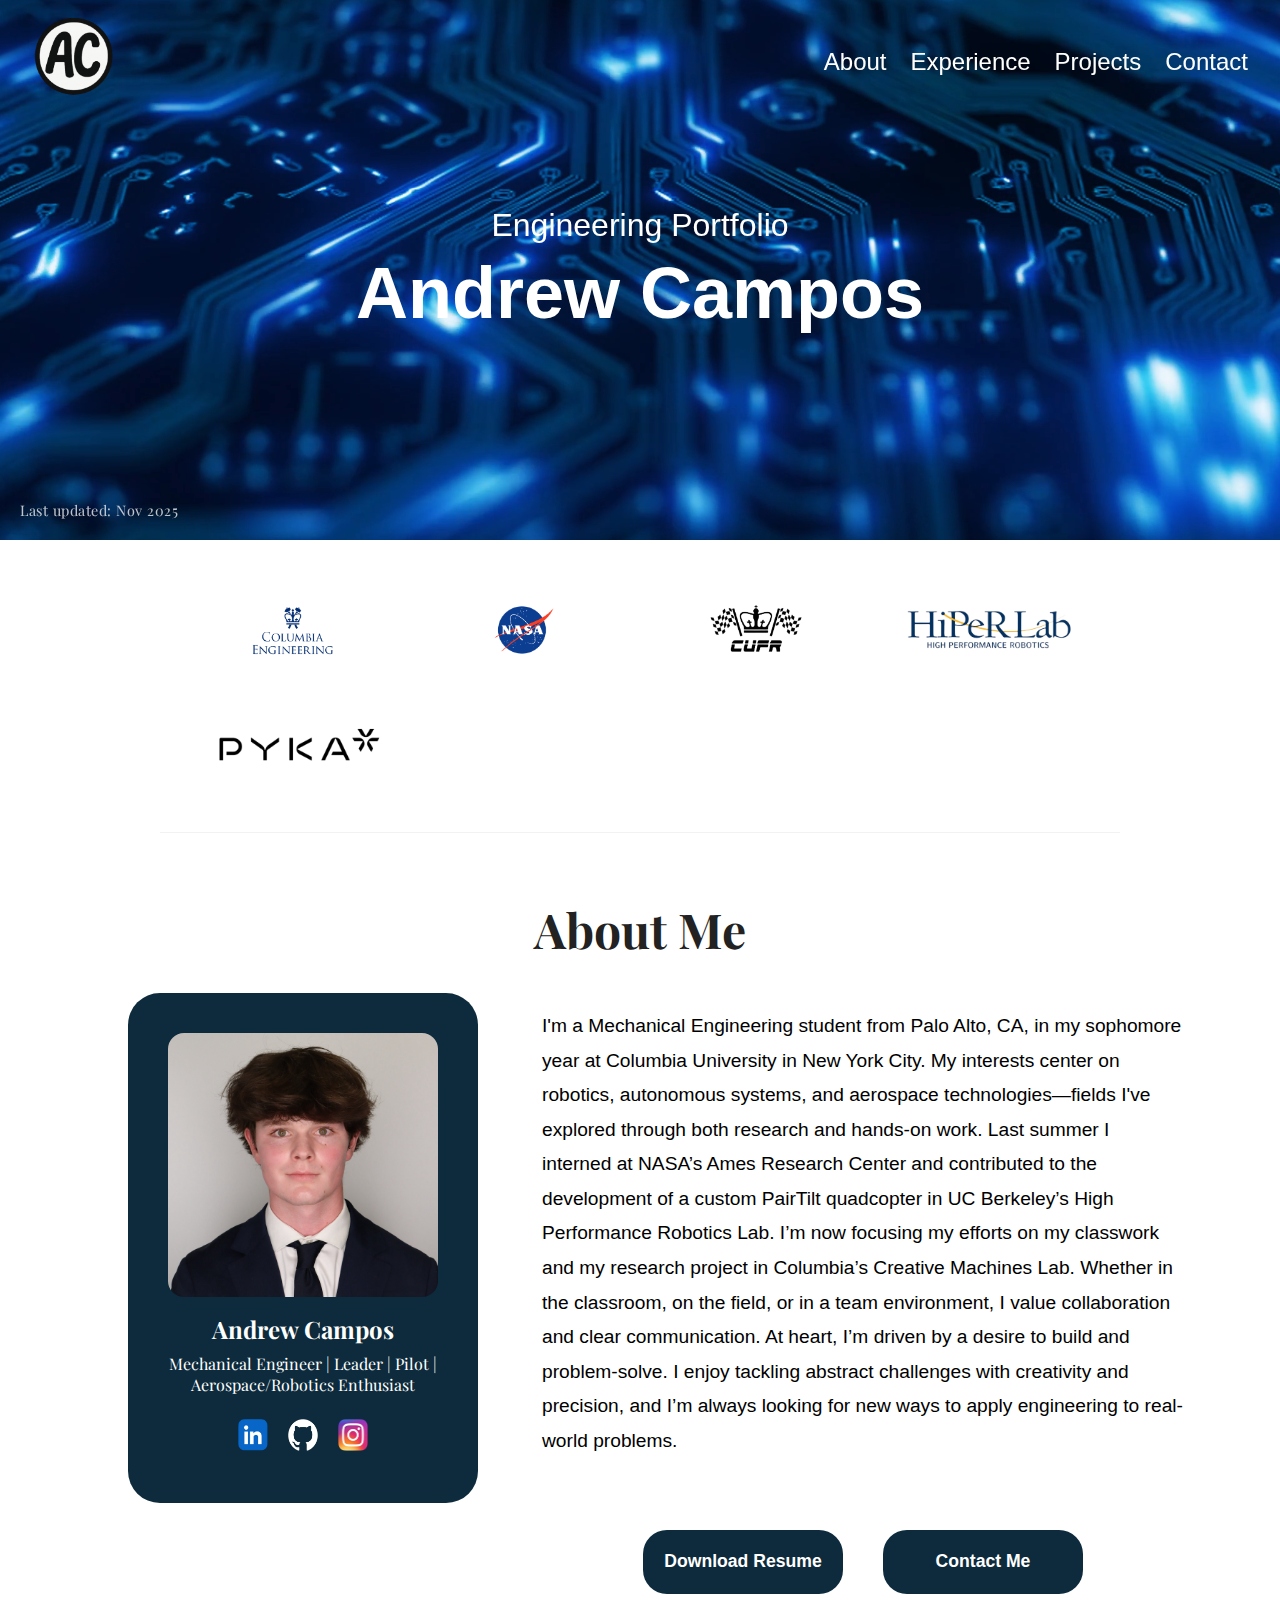
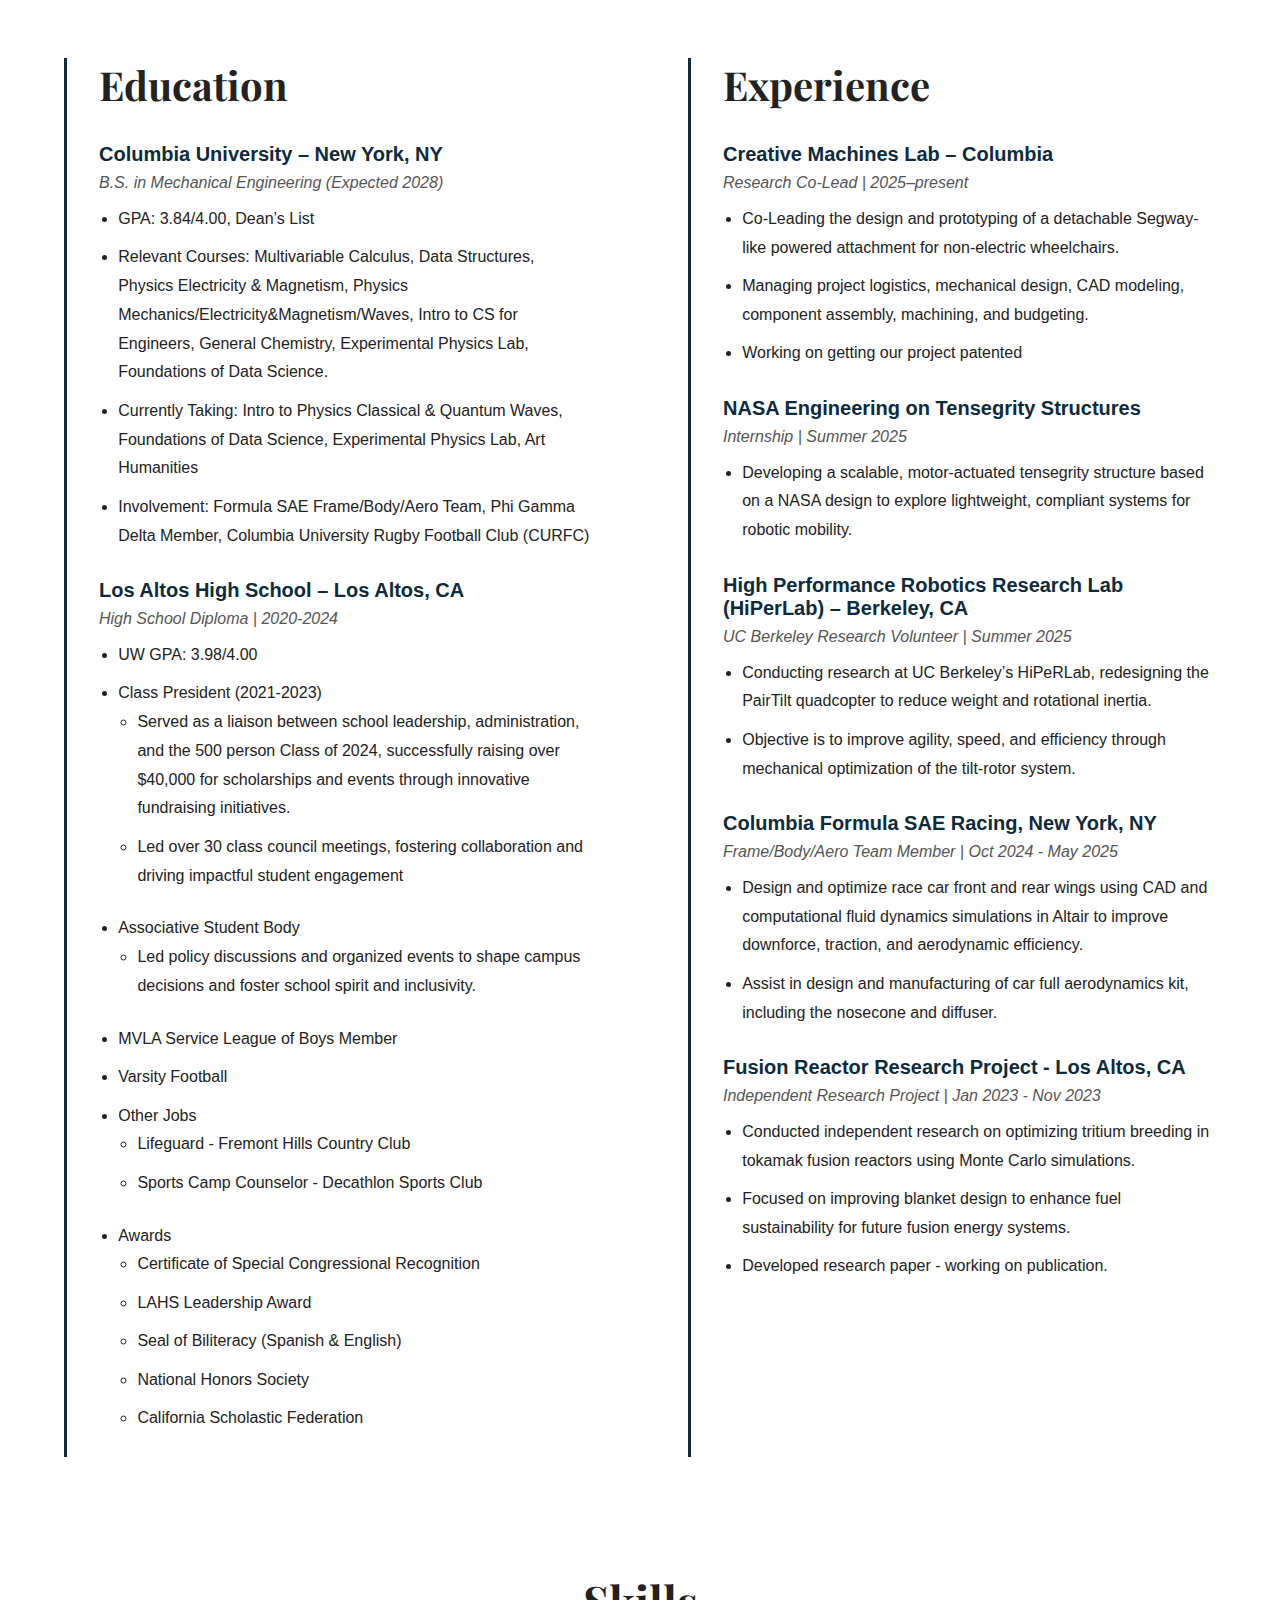
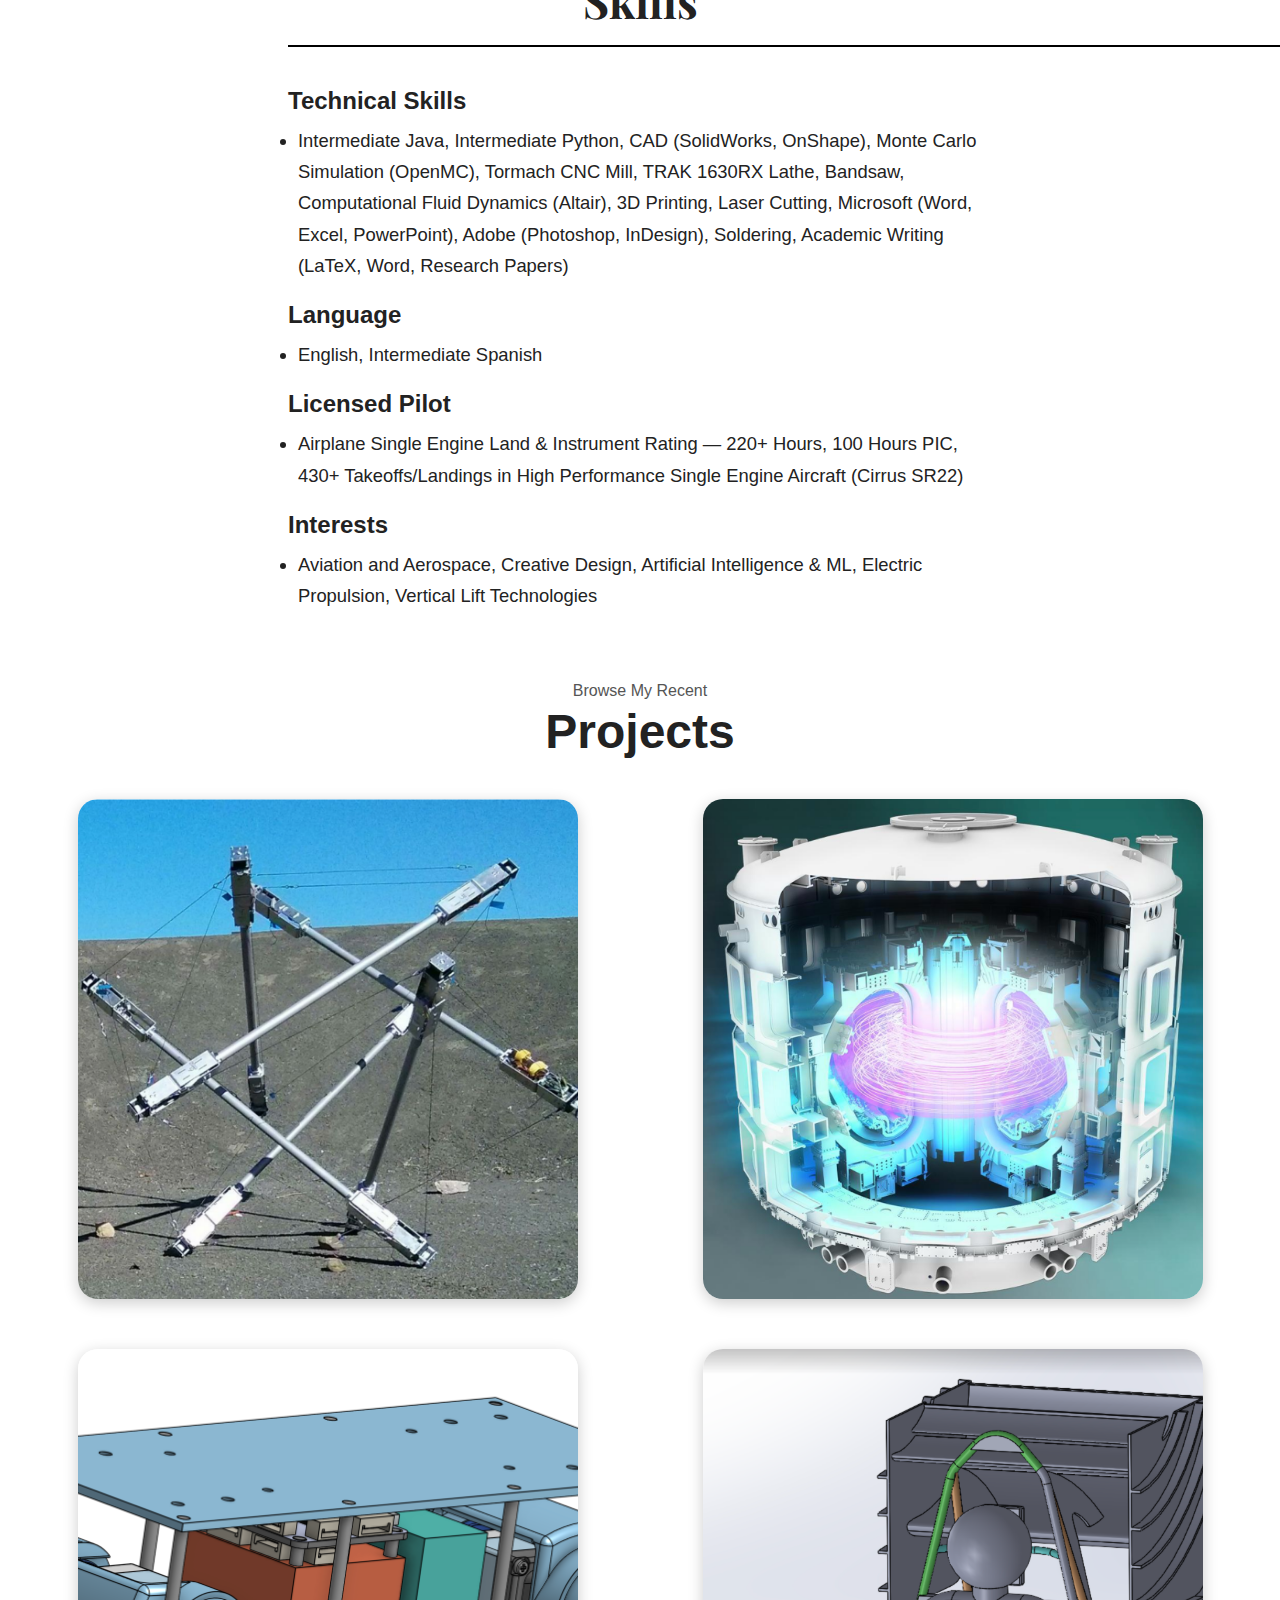
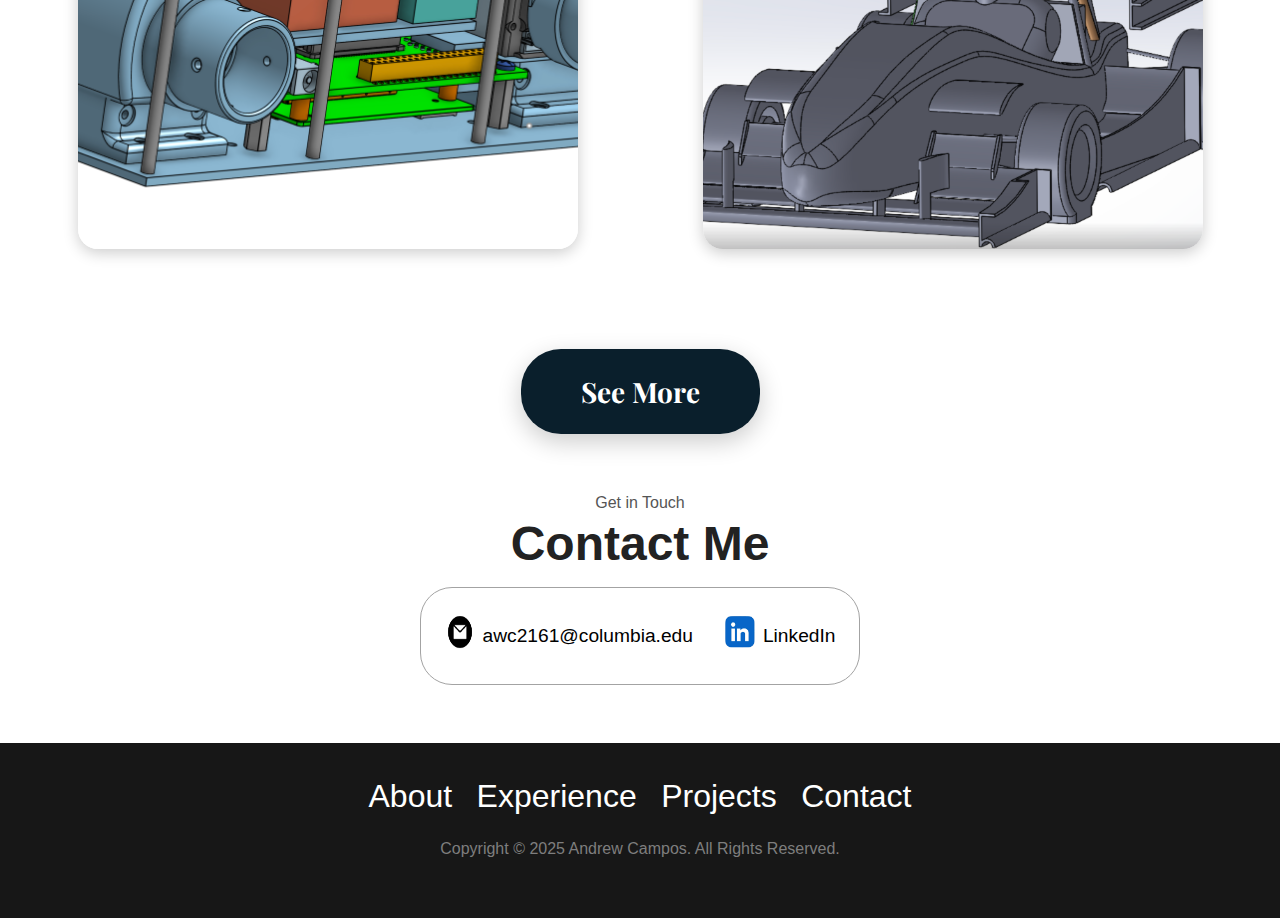
<file: index.html>
<!DOCTYPE html>
<html lang="en">
  <head>
    <meta charset="UTF-8" />
    <meta http-equiv="X-UA-Compatible" content="IE=edge" />
    <meta name="viewport" content="width=device-width, initial-scale=1.0" />
    <title>My Portfolio</title>
    <link rel="stylesheet" href="style.css" />
    <link rel="stylesheet" href="mediaqueries.css" />
    <link href="https://fonts.googleapis.com/css2?family=Playfair+Display:wght@700&display=swap" rel="stylesheet" />
  </head>
  <body>
  <section class="hero-video">
    <nav id="desktop-nav">
      <a href="index.html">
        <img src="./assets/logo.png" alt="Logo" class="site-logo" />
      </a>
      <div>
        <ul class="nav-links">
          <li><a href="#about">About</a></li>
          <li><a href="#education-experience">Experience</a></li>
          <li><a href="projects.html">Projects</a></li>
          <li><a href="contact.html">Contact</a></li>
        </ul>
      </div>
    </nav>
    <nav id="hamburger-nav">
      <div class="hamburger-menu">
        <div class="hamburger-icon" onclick="toggleMenu()">
          <span></span>
          <span></span>
          <span></span>
        </div>
        <div class="menu-links">
          <li><a href="#about" onclick="toggleMenu()">About</a></li>
          <li><a href="#education-experience" onclick="toggleMenu()">Experience</a></li>
          <li><a href="projects.html" onclick="toggleMenu()">Projects</a></li>
          <li><a href="contact.html" onclick="toggleMenu()">Contact</a></li>
        </div>
      </div>
    </nav>
    <video autoplay muted loop playsinline>
      <source src="./assets/hero.mp4" type="video/mp4" />
      Your browser does not support the video tag.
    </video>
    <div class="hero-overlay">
      <h1 class="hero-title">Engineering Portfolio</h1>
      <h1 class="hero-name">Andrew Campos</h1>
    </div>
    <div class="last-updated">Last updated: Nov 2025</div>
  </section>
  <section class="logo-strip">
  <div class="logo-strip-container">
    <img src="./assets/ColumbiaEngineering.png" alt="ColumbiaEngineering" />
    <img src="./assets/NASA.png" alt="NASA" />
    <img src="./assets/CUFR.png" alt="CUFR" />
    <img src="./assets/HiPerLab.png" alt="HiPerLab" />
    <img src="./assets/Pyka.png" alt="Pyka" />
  </div>
  </section>
    <section id="about">
      <h1 class="about-heading">About Me</h1>
      <div class="about-main-container">
        <div class="about-left">
          <div class="about-card">
            <img src="./assets/profilepic.png" alt="Andrew Campos Profile" class="about-profile-pic" />
            <h2>Andrew Campos</h2>
            <p class="about-sub">Mechanical Engineer | Leader | Pilot | Aerospace/Robotics Enthusiast</p>
            <div class="about-socials">
              <a href="https://linkedin.com/in/andrewcampos06/" target="_blank">
                <img src="./assets/linkedin.png" class="icon" alt="LinkedIn" />
              </a>
              <a href="https://github.com/andrew-campos06/" target="_blank">
                <img src="./assets/github.png" class="icon" alt="GitHub" />
              </a>
              <a href="https://www.instagram.com/andrew._.campos/" target="_blank">
                <img src="./assets/instagram.png" class="icon" alt="Instagram" />
              </a>
            </div>
          </div>
        </div>
        <div class="about-right">
          <div class="about-text-wrapper">
          <p> 
            I'm a Mechanical Engineering student from Palo Alto, CA, in my sophomore year at Columbia University in New York City. My interests center on robotics, autonomous systems, and aerospace technologies—fields 
            I've explored through both research and hands-on work. Last summer I interned at NASA’s Ames Research Center and contributed to the development of a custom PairTilt quadcopter in UC Berkeley’s High Performance 
            Robotics Lab. I’m now focusing my efforts on my classwork and my research project in Columbia’s Creative Machines Lab. Whether in the classroom, on the field, or in a team environment, I value collaboration and clear 
            communication. At heart, I’m driven by a desire to build and problem-solve. I enjoy tackling abstract challenges with creativity and precision, and I’m always looking for new ways to apply engineering to real-world problems.
          </p>
          <p>

          <div class="btn-container about-btns">
            <a href="./assets/AndrewCamposResume.pdf" download class="btn btn-custom">Download Resume</a>
            <a href="contact.html" class="btn btn-custom">Contact Me</a>
          </div>
        </div>
        </div>
      </div>
    </section>
    <section id="education-experience">
      <div class="edu-exp-container">
        <!-- Education Column -->
        <div class="education-column">
          <h2>Education</h2>
          <h3>Columbia University – New York, NY</h3>
          <p><em>B.S. in Mechanical Engineering (Expected 2028)</em></p>
          <ul>
            <li> GPA: 3.84/4.00, Dean’s List</li>
            <li>Relevant Courses: Multivariable Calculus, Data Structures, Physics Electricity & Magnetism, Physics Mechanics/Electricity&Magnetism/Waves, Intro to CS for Engineers, General Chemistry, Experimental Physics Lab, Foundations of Data Science.  </li>
            <li>Currently Taking: Intro to Physics Classical & Quantum Waves, Foundations of Data Science, Experimental Physics Lab, Art Humanities   </li>
            <li>Involvement: Formula SAE Frame/Body/Aero Team, Phi Gamma Delta Member, Columbia University Rugby Football Club (CURFC) </li>
          </ul>

          <h3>Los Altos High School – Los Altos, CA</h3>
          <p><em>High School Diploma | 2020-2024</em></p>
          <ul>
            <li> UW GPA: 3.98/4.00 </li>
            <li> Class President (2021-2023)
              <ul>
                  <li>Served as a liaison between school leadership, administration, and the 500 person Class of 2024, successfully raising over $40,000 for scholarships and events through innovative fundraising initiatives.</li>
                  <li>Led over 30 class council meetings, fostering collaboration and driving impactful student engagement</li>
               </ul>
            </li>
            <li> Associative Student Body
              <ul>
                  <li>Led policy discussions and organized events to shape campus decisions and foster school spirit and inclusivity.</li>
               </ul>
            </li>
            <li> MVLA Service League of Boys Member</li>
            <li> Varsity Football</li>
            <li> Other Jobs
              <ul>
                  <li>Lifeguard - Fremont Hills Country Club</li>
                  <li>Sports Camp Counselor - Decathlon Sports Club</li>
               </ul>
            </li>
            <li> Awards
              <ul>
                  <li>Certificate of Special Congressional Recognition</li>
                  <li>LAHS Leadership Award</li>
                  <li>Seal of Biliteracy (Spanish & English)</li>
                  <li>National Honors Society</li>
                  <li>California Scholastic Federation</li>
               </ul>
            </li>
          </ul>

        </div>

        <!-- Experience Column -->
        <div class="experience-column">
          <h2>Experience</h2>
          <h3>Creative Machines Lab – Columbia</h3>
          <p><em>Research Co-Lead | 2025–present</em></p>
          <ul>
            <li>Co-Leading the design and prototyping of a detachable Segway-like powered attachment for non-electric wheelchairs.</li>
            <li>Managing project logistics, mechanical design, CAD modeling, component assembly, machining, and budgeting.</li>
            <li>Working on getting our project patented</li>
          </ul>
          <h3>NASA Engineering on Tensegrity Structures</h3>
          <p><em> Internship | Summer 2025</em></p>
          <ul>
            <li>Developing a scalable, motor-actuated tensegrity structure based on a NASA design to explore lightweight, compliant systems for robotic mobility.</li>
          </ul>

          <h3>High Performance Robotics Research Lab (HiPerLab) – Berkeley, CA</h3>
          <p><em>UC Berkeley Research Volunteer | Summer 2025</em></p>
          <ul>
            <li>Conducting research at UC Berkeley’s HiPeRLab, redesigning the PairTilt quadcopter to reduce weight and rotational inertia.</li>
            <li>Objective is to improve agility, speed, and efficiency through mechanical optimization of the tilt-rotor system. </li>
          </ul>

          <h3>Columbia Formula SAE Racing, New York, NY</h3>
          <p><em>Frame/Body/Aero Team Member | Oct 2024 - May 2025</em></p>
          <ul>
            <li>Design and optimize race car front and rear wings using CAD and computational fluid dynamics simulations in Altair to improve downforce, traction, and aerodynamic efficiency. </li>
            <li>Assist in design and manufacturing of car full aerodynamics kit, including the nosecone and diffuser.</li>
          </ul>

          <h3>Fusion Reactor Research Project - Los Altos, CA</h3>
          <p><em>Independent Research Project | Jan 2023 - Nov 2023</em></p>
          <ul>
            <li>Conducted independent research on optimizing tritium breeding in tokamak fusion reactors using Monte Carlo simulations.</li>
            <li>Focused on improving blanket design to enhance fuel sustainability for future fusion energy systems.</li>
            <li>Developed research paper - working on publication.</li>
          </ul>
        </div>
      </div>
    </section>
    <section id="skills">
      <h1 class="skills-heading">Skills</h1>
        <div class="skills-container">
          <h2>Technical Skills</h2>
          <ul>
            <li> Intermediate Java, Intermediate Python, CAD (SolidWorks, OnShape), Monte Carlo Simulation (OpenMC), 
            Tormach CNC Mill, TRAK 1630RX Lathe, Bandsaw, Computational Fluid Dynamics (Altair), 
            3D Printing, Laser Cutting, Microsoft (Word, Excel, PowerPoint), Adobe (Photoshop, InDesign), 
            Soldering, Academic Writing (LaTeX, Word, Research Papers)</li>
          </ul>
        </div>
        <div class="skills-container">
          <h2>Language</h2>
          <ul>
            <li> English, Intermediate Spanish</li>
          </ul>
        </div>
        <div class="skills-container">
          <h2>Licensed Pilot</h2>
          <ul>
            <li> Airplane Single Engine Land & Instrument Rating — 220+ Hours, 100 Hours PIC, 
            430+ Takeoffs/Landings in High Performance Single Engine Aircraft (Cirrus SR22)</li>
          </ul>
        </div>
        <div class="skills-container">
          <h2>Interests</h2>
          <ul>
            <li> Aviation and Aerospace, Creative Design, Artificial Intelligence & ML, 
            Electric Propulsion, Vertical Lift Technologies</li>
          </ul>
        </div>
      </div>
    </section>
    <section id="projects">
      <p class="section__text__p1">Browse My Recent</p>
      <h1 class="title">Projects</h1>
      <div class="projects-two-column">
        <a href="projects.html" class="project-box">
          <div class="project-image-wrapper">
            <img src="./assets/Tensegrity.png" alt="NASA" />
            <div class="project-title">NASA Tensegrity Research Project</div>
          </div>
        </a>
        <a href="projects.html" class="project-box">
          <div class="project-image-wrapper">
            <img src="./assets/Reactor.png" alt="Tokamak" />
            <div class="project-title">Fusion Research Project</div>
          </div>
        </a>
        <a href="projects.html" class="project-box">
          <div class="project-image-wrapper">
           <img src="./assets/Quadcopter.png" alt="HiPerLab" />
            <div class="project-title">Pairtilt Quadcopter Research Project</div>
          </div>
        </a>
        <a href="projects.html" class="project-box">
          <div class="project-image-wrapper">
            <img src="./assets/Formula.png" alt="FSAE" />
            <div class="project-title">Columbia FSAE Rear Wing</div>
          </div>
        </a>
      </div>
      <div class="see-more-container">
        <a href="projects.html" class="see-more-button">See More</a>
      </div>
    </section>
    <section id="contact">
      <p class="section__text__p1">Get in Touch</p>
      <h1 class="title">Contact Me</h1>
      <div class="contact-info-upper-container">
        <div class="contact-info-container">
          <img
            src="./assets/email.png"
            alt="Email icon"
            class="icon contact-icon email-icon"
          />
          <p><a href="mailto:awc2161@columbia.edu">awc2161@columbia.edu</a></p>
        </div>
        <div class="contact-info-container">
          <img
            src="./assets/linkedin.png"
            alt="LinkedIn icon"
            class="icon contact-icon"
          />
          <p><a href="https://linkedin.com/in/andrewcampos06/">LinkedIn</a></p>
        </div>
      </div>
    </section>
    <footer>
      <div class="footer-links">
        <a href="index.html">About</a>
        <a href="experience.html">Experience</a>
        <a href="projects.html">Projects</a>
        <a href="contact.html">Contact</a>
      </div>
      <p>Copyright © 2025 Andrew Campos. All Rights Reserved.</p>
   </footer>
    <script src="script.js"></script>
  </body>
</html>
</file>
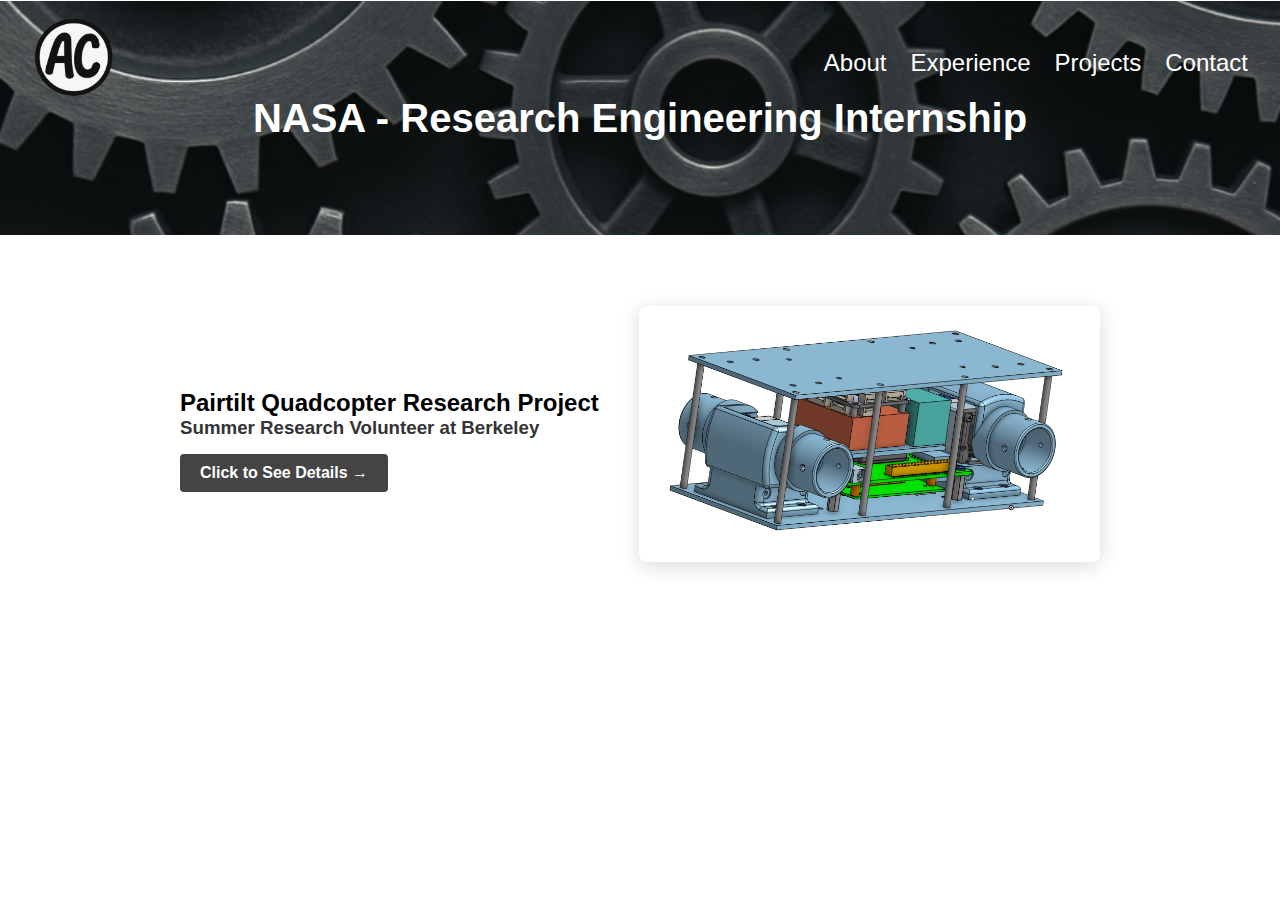
<file: Berkeley.html>
<!DOCTYPE html>
<html lang="en">
  <head>
    <meta charset="UTF-8" />
    <meta name="viewport" content="width=device-width, initial-scale=1.0" />
    <title>NASA - Research Engineering Internship </title>
    <link rel="stylesheet" href="style.css" />
    <link rel="stylesheet" href="mediaqueries.css" />
  </head>
  <body>
    <section class="tensegrity-video">
      <div class="projects-header">
          <nav id="desktop-nav">
          <a href="index.html">
            <img src="./assets/logo.png" alt="Logo" class="site-logo" />
          </a>
          <div>
            <ul class="nav-links">
              <li><a href="index.html">About</a></li>
              <li><a href="index.html">Experience</a></li>
              <li><a href="projects.html">Projects</a></li>
              <li><a href="contact.html">Contact</a></li>
            </ul>
          </div>
        </nav>
        <nav id="hamburger-nav">
          <div class="logo">Andrew Campos</div>
          <div class="hamburger-menu">
            <div class="hamburger-icon" onclick="toggleMenu()">
              <span></span>
              <span></span>
              <span></span>
            </div>
            <div class="menu-links">
              <li><a href="index.html" onclick="toggleMenu()">About</a></li>
              <li><a href="index.html" onclick="toggleMenu()">Experience</a></li>
              <li><a href="projects.html" onclick="toggleMenu()">Projects</a></li>
              <li><a href="index.html" onclick="toggleMenu()">Contact</a></li>
            </div>
          </div>
        </nav>
        <img src="./assets/tools.png" alt="Tools Image" class="projects-video-bg" />
        <div class="hero-overlay">
          <h1 class="hero-name-small">NASA - Research Engineering Internship</h1>
        </div>
      </div>
    </section>
  <section class="project-feature">
      <div class="project-info-right">
        <h2>Pairtilt Quadcopter Research Project</h2>
        <h3 class="project-subtitle">Summer Research Volunteer at Berkeley</h3>
        <p>
          
        </p>
        <a href="fusion.html" class="details-button">Click to See Details →</a>
      </div>
      <div class="project-image">
        <img src="./assets/Quadcopter.png" alt="Nuclear Fusion Research Project" />
      </div>
    </section>
</file>
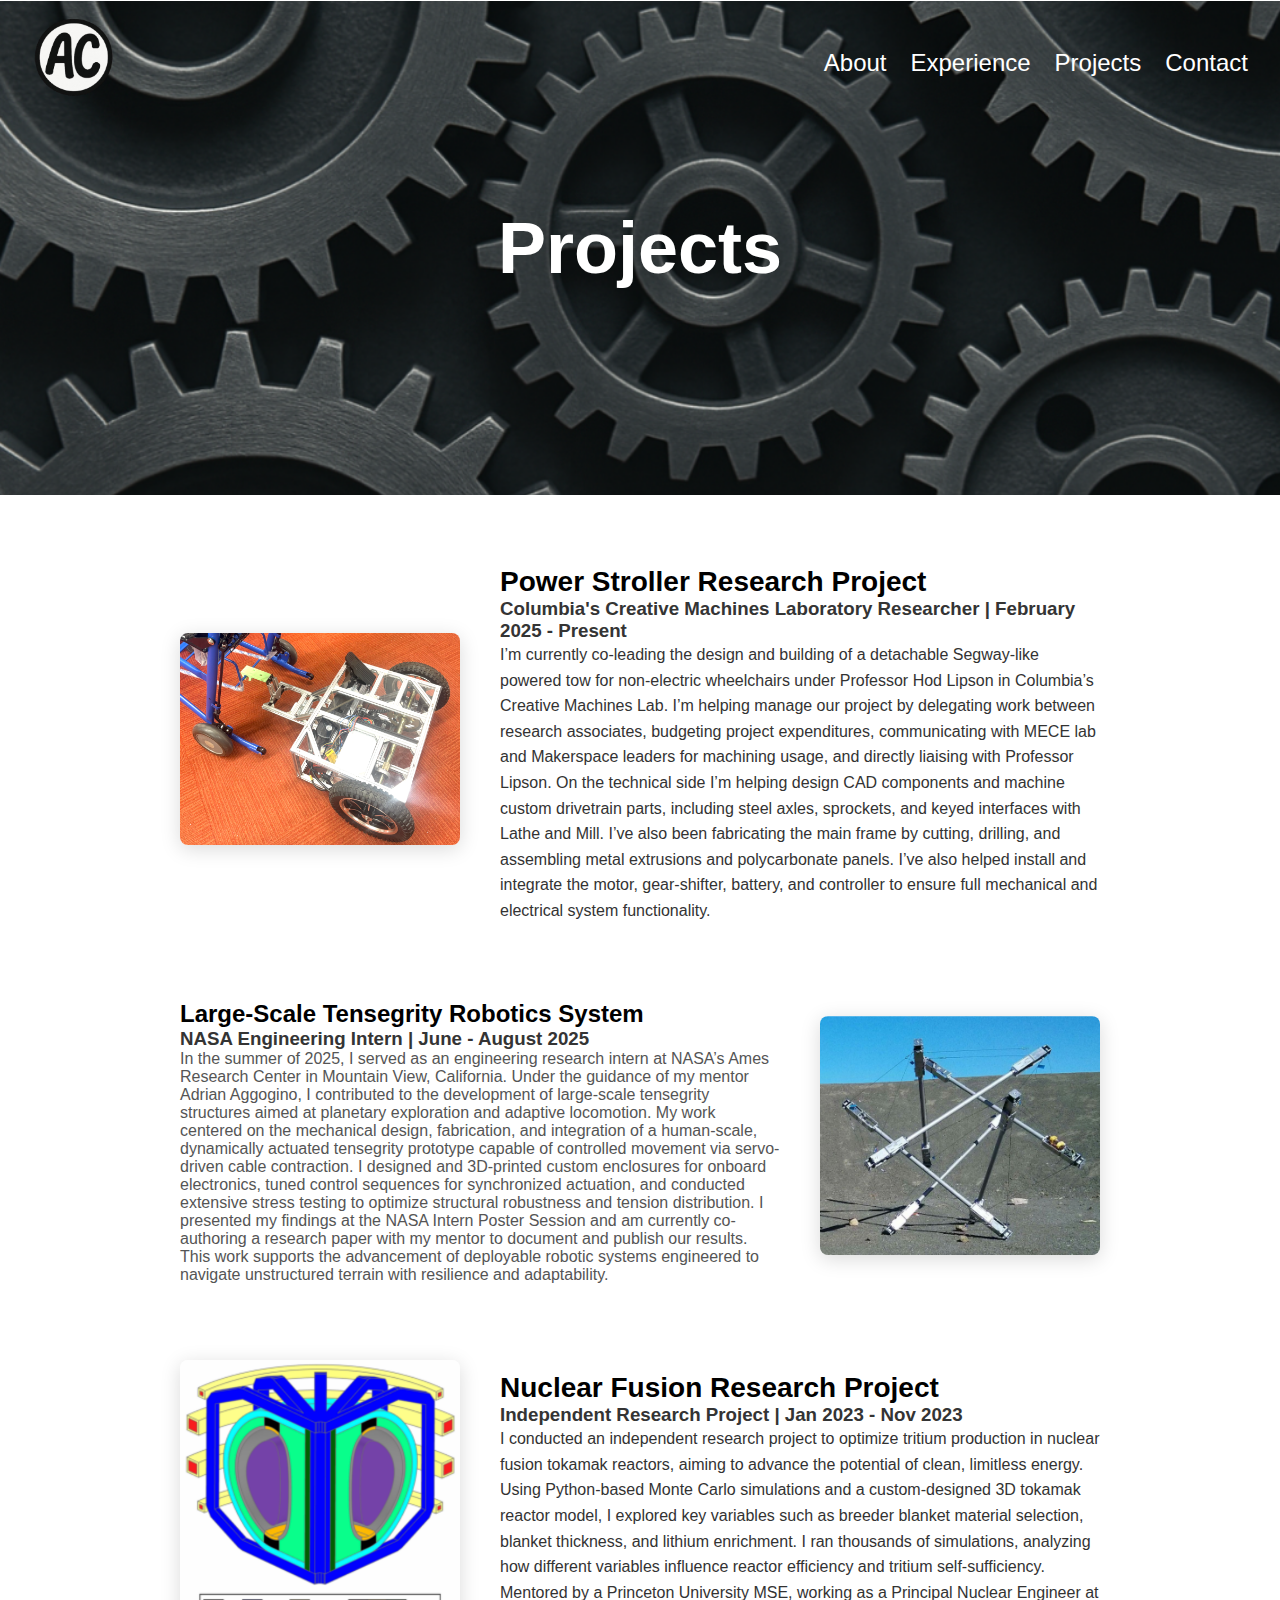
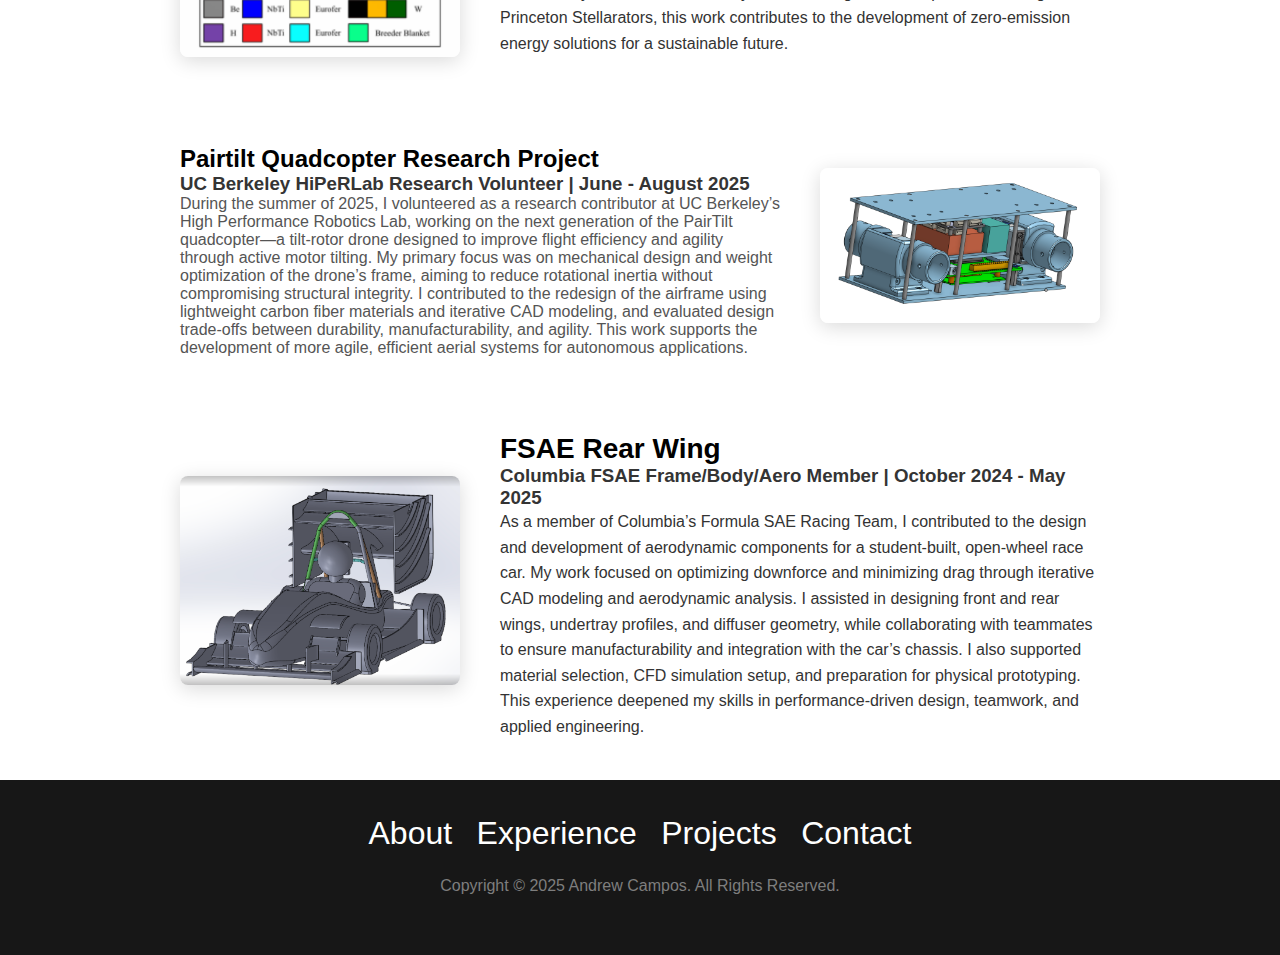
<file: projects.html>
<!DOCTYPE html>
<html lang="en">
  <head>
    <meta charset="UTF-8" />
    <meta name="viewport" content="width=device-width, initial-scale=1.0" />
    <title>Projects | Andrew Campos</title>
    <link rel="stylesheet" href="style.css" />
    <link rel="stylesheet" href="mediaqueries.css" />
  </head>
  <body>
    <section class="projects-video">
      <div class="projects-header">
          <nav id="desktop-nav">
          <a href="index.html">
            <img src="./assets/logo.png" alt="Logo" class="site-logo" />
          </a>
          <div>
            <ul class="nav-links">
              <li><a href="index.html">About</a></li>
              <li><a href="index.html">Experience</a></li>
              <li><a href="projects.html">Projects</a></li>
              <li><a href="contact.html">Contact</a></li>
            </ul>
          </div>
        </nav>
        <nav id="hamburger-nav">
          <div class="logo">Andrew Campos</div>
          <div class="hamburger-menu">
            <div class="hamburger-icon" onclick="toggleMenu()">
              <span></span>
              <span></span>
              <span></span>
            </div>
            <div class="menu-links">
              <li><a href="index.html" onclick="toggleMenu()">About</a></li>
              <li><a href="index.html" onclick="toggleMenu()">Experience</a></li>
              <li><a href="projects.html" onclick="toggleMenu()">Projects</a></li>
              <li><a href="index.html" onclick="toggleMenu()">Contact</a></li>
            </div>
          </div>
        </nav>
        <img src="./assets/tools.png" alt="Tools Image" class="projects-video-bg" />
        <div class="hero-overlay">
          <h1 class="hero-name">Projects</h1>
        </div>
      </div>
    </section>
    <section class="project-feature">
      <div class="project-image">
        <img src="./assets/CML.png" alt="Nuclear Fusion Research Project" />
      </div>
      <div class="project-info">
        <h2> Power Stroller Research Project</h2>
        <h3 class="project-subtitle">Columbia's Creative Machines Laboratory Researcher | February 2025 - Present</h3>
        <p>
         I’m currently co-leading the design and building of a detachable Segway-like powered tow for 
         non-electric wheelchairs under Professor Hod Lipson in Columbia’s Creative Machines Lab. I’m 
         helping manage our project by delegating work between research associates, budgeting project 
         expenditures, communicating with MECE lab and Makerspace leaders for machining usage, and directly 
         liaising with Professor Lipson. On the technical side I’m helping design CAD components and machine 
         custom drivetrain parts, including steel axles, sprockets, and keyed interfaces with Lathe and Mill.
         I’ve also been fabricating the main frame by cutting, drilling, and assembling metal extrusions and 
         polycarbonate panels. I’ve also helped install and integrate the motor, gear-shifter, battery, and 
         controller to ensure full mechanical and electrical system functionality.
        </p>
      </div>
    </section>
    <section class="project-feature">
      <div class="project-info-right">
        <h2> Large-Scale Tensegrity Robotics System</h2>
        <h3 class="project-subtitle">NASA Engineering Intern | June - August 2025</h3>
        <p>
          In the summer of 2025, I served as an engineering research intern at NASA’s Ames Research Center in Mountain View, California. Under the guidance of my mentor Adrian Aggogino, I contributed to the development of large-scale tensegrity structures aimed at planetary exploration and adaptive locomotion. My work centered on the mechanical design, fabrication, and integration of a human-scale, dynamically actuated tensegrity prototype capable of controlled movement via servo-driven cable contraction. I designed and 3D-printed custom enclosures for onboard electronics, tuned control sequences for synchronized actuation, and conducted extensive stress testing to optimize structural robustness and tension distribution. I presented my findings at the NASA Intern Poster Session and am currently co-authoring a research paper with my mentor to document and publish our results. This work supports the advancement of deployable robotic systems engineered to navigate unstructured terrain with resilience and adaptability.

        </p>
      </div>
      <div class="project-image">
        <img src="./assets/Tensegrity.png" alt="Nuclear Fusion Research Project" />
      </div>
    </section>
    <section class="project-feature">
      <div class="project-image">
        <img src="./assets/Tokamak.png" alt="Nuclear Fusion Research Project" />
      </div>

      <div class="project-info">
        <h2>Nuclear Fusion Research Project</h2>
        <h3 class="project-subtitle">Independent Research Project | Jan 2023 - Nov 2023</h3>
        <p>
          I conducted an independent research project to optimize tritium production in nuclear fusion tokamak reactors, aiming to advance the potential of clean, limitless energy. Using Python-based Monte Carlo simulations and a custom-designed 3D tokamak reactor model, I explored key variables such as breeder blanket material selection, blanket thickness, and lithium enrichment. I ran thousands of simulations, analyzing how different variables influence reactor efficiency and tritium self-sufficiency. Mentored by a Princeton University MSE, working as a Principal Nuclear Engineer at Princeton Stellarators, this work contributes to the development of zero-emission energy solutions for a sustainable future.
        </p>
      </div>
    </section>
    <section class="project-feature">
      <div class="project-info-right">
        <h2>Pairtilt Quadcopter Research Project</h2>
        <h3 class="project-subtitle">UC Berkeley HiPeRLab Research Volunteer | June - August 2025</h3>
        <p>
          During the summer of 2025, I volunteered as a research contributor at UC Berkeley’s High Performance Robotics Lab, working on the next generation of the PairTilt quadcopter—a tilt-rotor drone designed to improve flight efficiency and agility through active motor tilting. My primary focus was on mechanical design and weight optimization of the drone’s frame, aiming to reduce rotational inertia without compromising structural integrity. I contributed to the redesign of the airframe using lightweight carbon fiber materials and iterative CAD modeling, and evaluated design trade-offs between durability, manufacturability, and agility. This work supports the development of more agile, efficient aerial systems for autonomous applications.
        </p>
      </div>
      <div class="project-image">
        <img src="./assets/Quadcopter.png" alt="Nuclear Fusion Research Project" />
      </div>
    </section>
        <section class="project-feature">
      <div class="project-image">
        <img src="./assets/Formula.png" alt="Nuclear Fusion Research Project" />
      </div>
      <div class="project-info">
        <h2> FSAE Rear Wing</h2>
        <h3 class="project-subtitle">Columbia FSAE Frame/Body/Aero Member | October 2024 - May 2025 </h3>
        <p>
         As a member of Columbia’s Formula SAE Racing Team, I contributed to the design and development of aerodynamic components for a student-built, open-wheel race car. My work focused on optimizing downforce and minimizing drag through iterative CAD modeling and aerodynamic analysis. I assisted in designing front and rear wings, undertray profiles, and diffuser geometry, while collaborating with teammates to ensure manufacturability and integration with the car’s chassis. I also supported material selection, CFD simulation setup, and preparation for physical prototyping. This experience deepened my skills in performance-driven design, teamwork, and applied engineering.
        </p>
      </div>
    </section>
    <footer>
      <div class="footer-links">
        <a href="index.html">About</a>
        <a href="experience.html">Experience</a>
        <a href="projects.html">Projects</a>
        <a href="contact.html">Contact</a>
      </div>
      <p>Copyright © 2025 Andrew Campos. All Rights Reserved.</p>
   </footer>
    <script src="script.js"></script>
  </body>
</html>
</file>
<file: style.css>
* {
  margin: 0;
  padding: 0;
  box-sizing: border-box;
}

body {
  margin: 0;
  padding: 0;
  overflow-x: hidden;
  font-family: 'Montserrat', sans-serif;
}



html {
  scroll-behavior: smooth;
}

p {
  color: rgb(85, 85, 85);
}

/* TRANSITION */

a,
.btn {
  transition: all 300ms ease;
}

/* DESKTOP NAV */

nav,
.nav-links {
  display: flex;
}

nav {
  justify-content: space-around;
  align-items: center;
}

.nav-links {
  gap: 2rem;
  list-style: none;
  font-size: 1.5rem;
}

a {
  color: black;
  text-decoration: none;
  text-decoration-color: white;
}

a:hover {
  color: grey;
  text-decoration: underline;
  text-underline-offset: 1rem;
  text-decoration-color: rgb(181, 181, 181);
}

.logo {
  font-size: 2rem;
}

.logo:hover {
  cursor: default;
}

/* HAMBURGER MENU */

#hamburger-nav {
  display: none;
}

.hamburger-menu {
  position: relative;
  display: inline-block;
}

.hamburger-icon {
  display: flex;
  flex-direction: column;
  justify-content: space-between;
  height: 24px;
  width: 30px;
  cursor: pointer;
}

.hamburger-icon span {
  width: 100%;
  height: 2px;
  background-color: black;
  transition: all 0.3 ease-in-out;
}

.menu-links {
  position: absolute;
  top: 100%;
  right: 0;
  background-color: white;
  width: fit-content;
  max-height: 0;
  overflow: hidden;
  transition: all 0.3 ease-in-out;
}

.menu-links a {
  display: block;
  padding: 10px;
  text-align: center;
  font-size: 1.5rem;
  color: black;
  text-decoration: none;
  transition: all 0.3 ease-in-out;
}

.menu-links li {
  list-style: none;
}

.menu-links.open {
  max-height: 300px;
}

.hamburger-icon.open span:first-child {
  transform: rotate(45deg) translate(10px, 5px);
}

.hamburger-icon.open span:nth-child(2) {
  opacity: 0;
}

.hamburger-icon.open span:last-child {
  transform: rotate(-45deg) translate(10px, -5px);
}

.hamburger-icon span:first-child {
  transform: none;
}

.hamburger-icon span:first-child {
  opacity: 1;
}

.hamburger-icon span:first-child {
  transform: none;
}

/* SECTIONS */

section:not(.hero-video) {
  padding-top: 4vh;
  margin: 0 10rem; /* <-- This is the main culprit */
  box-sizing: border-box;
  min-height: fit-content;
}


.section-container {
  display: flex;
}

/* PROFILE SECTION */

#profile {
  display: flex;
  justify-content: center;
  gap: 5rem;
  height: 80vh;
  padding-left: 5rem; /* Add left padding */
  margin-left: 0; /* Remove left margin if it exists */
}

.section__pic-container {
  display: flex;
  height: 400px;
  width: 400px;
  margin: auto 0;
  margin-left: 5rem;
}

.section__text {
  align-self: center;
  text-align: center;
  margin: 0 auto;
}

.section__text p {
  font-weight: 600;
}

.section__text__p1 {
  text-align: center;
}

.section__text__p2 {
  font-size: 1.75rem;
  margin-bottom: 1rem;
}

.title {
  font-size: 3rem;
  text-align: center;
}

#socials-container {
  display: flex;
  justify-content: center;
  margin-top: 1rem;
  gap: 1rem;
}

/* ICONS */

.icon {
  cursor: pointer;
  height: 2rem;
}

/* BUTTONS */

.btn-container {
  display: flex;
  justify-content: center;
  gap: 1rem;
}

.btn {
  font-weight: 600;
  transition: all 300ms ease;
  padding: 1rem;
  width: 8rem;
  border-radius: 2rem;
}

.btn-color-1,
.btn-color-2 {
  border: rgb(53, 53, 53) 0.1rem solid;
}

.btn-color-1:hover,
.btn-color-2:hover {
  cursor: pointer;
}

.btn-color-1,
.btn-color-2:hover {
  background: rgb(53, 53, 53);
  color: white;
}

.btn-color-1:hover {
  background: rgb(0, 0, 0);
}

.btn-color-2 {
  background: none;
}

.btn-color-2:hover {
  border: rgb(255, 255, 255) 0.1rem solid;
}

.btn-container {
  gap: 1rem;
}

/* ABOUT SECTION */

.about-heading {
  text-align: center;
  font-size: 3rem;
  margin-top: 3rem;
  margin-bottom: 2rem;
  font-family: 'Playfair Display', serif;
}

.about-main-container {
  display: flex;
  justify-content: flex-start;
  align-items: flex-start;
  gap: 4rem;
  max-width: none;            /* Remove width constraint */
  width: 80vw;               /* Use full screen width */
  margin: 0;                  /* Remove centering */
}



.about-left {
  flex: none;
  width: 350px;
  margin: 0;
  padding: 0;
  margin-left: -2rem;  /* nudge left if needed */
  align-self: flex-start;
}

.about-card {
  background-color: #0d2b3c;
  color: white;
  padding: 2.5rem;
  border-radius: 2rem;
  text-align: center;
  height: 100%;
  display: flex;
  flex-direction: column;
  justify-content: space-between;
  font-family: 'Playfair Display', serif;
}
.about-sub {
  color:white;
  font-family: 'Playfair Display', serif;
}

.about-profile-pic {
  width: 100%;
  height: auto;
  border-radius: 1rem;
  object-fit: cover;
  margin-bottom: 1rem;
}

.about-sub {
  margin: 0.5rem 0;
  font-weight: 300;
}

.about-socials {
  margin-top: 1rem;
}

.about-socials a {
  margin: 0 0.5rem;
}

.about-right {
  flex: 1;
  min-width: 300px;
  font-size: 1.2rem;
  line-height: 1.8;
  padding-top: 1rem;
  display: flex;
  flex-direction: column;
  justify-content: center;
}

#about {
  margin-top: 0;
  padding-top: 1rem;
}



/* EXPERIENCE SECTION */

#experience {
  position: relative;
}

.experience-sub-title {
  color: rgb(85, 85, 85);
  font-weight: 600;
  font-size: 1.75rem;
  margin-bottom: 2rem;
}

.experience-details-container {
  display: flex;
  justify-content: center;
  flex-direction: column;
}

.article-container {
  display: flex;
  text-align: initial;
  flex-wrap: wrap;
  flex-direction: row;
  gap: 2.5rem;
  justify-content: space-around;
}

article {
  display: flex;
  width: 10rem;
  justify-content: space-around;
  gap: 0.5rem;
}

article .icon {
  cursor: default;
}

/* PROJECTS SECTION */

#projects {
  position: relative;
}

.color-container {
  border-color: rgb(163, 163, 163);
  background: rgb(250, 250, 250);
}

.project-image img {
  width: 100%;
  max-width: 400px; /* shrink it down */
  height: auto;
  border-radius: 8px;
  box-shadow: 0 4px 20px rgba(0, 0, 0, 0.15);
}


.project-title {
  margin: 1rem;
  color: black;
}

.project-btn {
  color: black;
  border-color: rgb(163, 163, 163);
}

/* CONTACT */

#contact {
  display: flex;
  justify-content: center;
  flex-direction: column;
  height: 70vh;
}

.contact-info-upper-container {
  display: flex;
  justify-content: center;
  border-radius: 2rem;
  border: rgb(53, 53, 53) 0.1rem solid;
  border-color: rgb(163, 163, 163);
  background: (250, 250, 250);
  margin: 2rem auto;
  padding: 0.5rem;
}

.contact-info-container {
  display: flex;
  align-items: center;
  justify-content: center;
  gap: 0.5rem;
  margin: 1rem;
}

.contact-info-container p {
  font-size: larger;
}

.contact-icon {
  cursor: default;
}

.email-icon {
  height: 2.5rem;
}

/* FOOTER SECTION */

footer {
  height: 26vh;
  margin: 0 1rem;
}

footer p {
  text-align: center;
}

.hero-video {
  position: relative;
  width: 100%;
  height: 40vh; /* Try 30vh or 50vh to adjust size */
  overflow: hidden;
}


.hero-video video {
  display: block;
  width: 100%;
  height: 100%;
  object-fit: cover;
}

.hero-video {
  margin: 0 !important;
  padding: 0;
  width: 100%;
  height: 60vh;
  overflow: hidden;
}


.hero-overlay {
  position: absolute;
  top: 50%;
  width: 100%;
  text-align: center;
  transform: translateY(-50%);
  z-index: 1;
  color: white;
  padding: 0 1rem;
}

.hero-overlay p {
  font-size: 1.2rem;
}


.hero-overlay p {
  font-size: 1.5rem;
}

/* This is for the writing on the cover */

.hero-title {
  font-size: 2rem;
  color: white; /* change to your preferred color */
  font-weight: 300;
  margin-bottom: 0.5rem;
}

.hero-name {
  font-size: 4.5rem;
  color: white; /* eye-catching blue, change as needed */
  font-weight: 800;
}

/* Float navs over hero video */
.hero-video nav {
  position: absolute;
  top: 0;
  width: 100%;
  z-index: 10;
  padding: 1.5rem 5rem;
  display: flex;
  justify-content: space-between;
  align-items: center;
  background: transparent; /* Optional: add background blur if needed */
}

.hero-video .nav-links a {
  color: white;
}

.hero-video .logo {
  color: white;
}

/* LOGO STRIP SECTION */
.logo-strip {
  border-bottom: 1px solid rgba(0, 0, 0, 0.05);
  padding-bottom: 1.5rem;
}



.logo-strip-container {
  display: flex;
  align-items: center;
  justify-content: space-between; /* spreads them to edges */
  flex-wrap: wrap;
  max-width: 1200px;
  margin: 0 auto;
  padding: 1.5rem 3rem;
  gap: 3rem 4rem; /* row-gap column-gap */
}

.logo-strip-container img {
  height: 60px;
  max-width: 180px;
  object-fit: contain;
  flex: 1 1 150px; /* allows more flexible horizontal spacing */
}

.logo-strip-container img:hover {
  transform: scale(1.05);
  transition: transform 0.3s ease;
}



.summary-button {
  background-color: #1c1c1c;
  color: white;
  padding: 0.75rem 1.5rem;
  text-decoration: none;
  font-weight: 500;
  border-radius: 4px;
  transition: background 0.3s ease;
}

.summary-button:hover {
  background-color: #444;
}

.site-logo {
  height: 4rem;
  width: auto;

}
.site-logo:hover {
  transform: scale(1.05); /* Slight enlargement on hover */
}

/* Custom Button SECTION */
.btn-custom {
  background-color: #0d2b3c;
  color: white;
  border: none;
  padding: 1rem 2rem;
  border-radius: 1.5rem;
  text-decoration: none;
  font-weight: 600;
  font-size: 1.1rem;
  transition: background 0.3s ease;
  white-space: nowrap; /* Prevent text from wrapping */
  min-width: 200px;  
  margin: 0 1rem;
  display: flex;
  justify-content: center;
  align-items: center;

  text-align: center;
  white-space: nowrap;
  margin: 0 0.5rem;
}



.btn-custom:hover {
  background-color: #0a1f2c;
  box-shadow: 0 4px 10px rgba(0, 0, 0, 0.1);
}

.about-text-wrapper {
  display: flex;
  flex-direction: column;
  gap: 1.5rem;
}

.about-text-wrapper p {
  color: black;
}

.about-btns {
  display: flex;
  flex-direction: row;
  gap: 1.5rem;
  margin-top: 1.5rem;
  flex-wrap: wrap; /* Wraps nicely on smaller screens */
}


/* Experience Section */

#education-experience {
  padding: 4rem 5%; /* reduce side padding */
  max-width: 1400px;
  margin: 0 auto;
}

.edu-exp-container {
  display: flex;
  justify-content: space-between;
  flex-wrap: nowrap; /* force side-by-side */
  max-width: 1200px;
  margin: 0 auto;
  gap: 6rem;
}


.education-column {
  border-left: 3px solid #0d2b3c;
  padding-left: 2rem;
  width: 50%;
}

.experience-column {
  border-left: 3px solid #0d2b3c;
  padding-left: 2rem;
  width: 50%;
}

.education-column h2,
.experience-column h2 {
  font-family: 'Playfair Display', serif;
  font-size: 2.5rem;
  margin-bottom: 2rem;
}

.education-column h3,
.experience-column h3 {
  font-size: 1.25rem;
  margin-top: 1.5rem;
  color: #0d2b3c;
}

.education-column p,
.experience-column p {
  margin: 0.3rem 0;
  font-style: italic;
}

.education-column ul,
.experience-column ul {
  padding-left: 1.2rem;
  margin-bottom: 1rem;
}

.education-column li,
.experience-column li {
  margin-bottom: 0.5rem;
}

@media (max-width: 900px) {
  .edu-exp-container {
    flex-wrap: wrap;
  }

  .education-column,
  .experience-column {
    width: 100%;
  }
}

/* Projects Section */

.projects-video {
  position: relative;
  width: 100%;
  height: 530px;
  margin: 0 !important;
  padding: 0;
  overflow: hidden;
}

.projects-overlay {
  position: absolute;
  top: 50%;
  width: 100%;
  text-align: center;
  transform: translateY(-50%);
  z-index: 1;
  color: white;
  padding: 0 1rem;
  font-size: 1.2rem;
}

/* This is for the writing on the cover */

.projects-name {
  font-size: 4.5rem;
  color: white; /* eye-catching blue, change as needed */
  font-weight: 800;
}

/* Float navs over hero video */
.projects-video nav {
  position: absolute;
  top: 0;
  width: 100%;
  z-index: 10;
  padding: 1.5rem 5rem;
  display: flex;
  justify-content: space-between;
  align-items: center;
  background: transparent;
  height: auto !important; /* <-- Add this line */
}


.projects-video .nav-links a {
  color: white;
}

.projects-video .logo {
  color: white;
}
.projects-video video {
  position: relative;
  display: block;
  width: 100%;
  height: 100%;
  object-fit: cover;
  z-index: 0;
}

/* Contact Me */
/* Contact Me */
body {
  font-family: 'Montserrat', sans-serif;
  margin: 0;
  background: #ffffff;
  color: #222;
}

.contact-container {
  display: flex;
  justify-content: space-between;
  padding: 4rem;
  background: #ffffff;
  flex-wrap: wrap;
}

.contact-left,
.contact-right {
  width: 45%;
}

.contact-left h2,
.contact-right h2 {
  font-size: 2rem;
  margin-bottom: 1rem;
}

form {
  display: flex;
  flex-direction: column;
}

input,
textarea {
  margin-bottom: 1.5rem;
  padding: 1rem;
  font-size: 1rem;
  border: 1px solid #ccc;
  border-radius: 6px;
  width: 100%;
}

textarea {
  min-height: 150px;
}

button {
  background-color: #f92660;
  color: #fff;
  padding: 0.8rem 1.5rem;
  font-size: 1rem;
  border: none;
  border-radius: 30px;
  cursor: pointer;
  width: fit-content;
}

button:hover {
  background-color: #e11e53;
}

.home-button {
  display: block;
  margin: 2rem auto;
  background: #000;
  color: #fff;
  padding: 0.6rem 1.2rem;
  border-radius: 20px;
  text-decoration: none;
  font-size: 0.9rem;
  width: fit-content;
}

img {
  width: 30px;
  margin-bottom: 0.5rem;
}

.header-image {
  display: block;
  width: 100%;
  margin: 0;
  padding: 0;
}


.contacts-photo {
  margin: 0 !important;
  padding: 0 !important;
  width: 100%;
  height: 30vh;
  overflow: hidden;
  position: relative;
}

.contacts-photo nav {
  padding: 2rem 5rem; /* slightly taller now */
}
.contacts-photo .nav-links a {
  color: white;
}

.contacts-photo {
  height: 20vh !important;
  overflow: hidden;
  position: relative;
}

.header-image {
  height: 100% !important;
  width: 100% !important;
  object-fit: cover !important;
  display: block;
}



.contact-header {
  width: 100%;
  height: 100%;
  position: relative;
  overflow: hidden;
}

/* Contact section text sizing */
.contact-left h2, 
.contact-right h2 {
  font-size: 2.5rem;
}

.contact-container form {
  font-size: 1.2rem;
}

.contact-container input, 
.contact-container textarea {
  font-size: 1.2rem;
  padding: 1.2rem;
  min-height: 50px;
}

.contact-container textarea {
  min-height: 200px;
}

.contact-container button {
  font-size: 1.3rem;
  padding: 1rem 2rem;
}

.contact-right p {
  font-size: 1.3rem;
}

#desktop-nav {
  position: absolute; /* Takes it out of normal flow */
  top: 0; /* Stick to top */
  left: 0;
  width: 100%;
  z-index: 100; /* Ensures it stays above the image */
  margin: 0;
  padding: 10px; /* Adjust if needed */
}

/* Apply to all pages */
#desktop-nav {
  display: flex;
  justify-content: space-between;
  align-items: center;
  padding: 1rem 2rem; /* Adjust padding to match contacts.html */
  width: 100%;
  position: absolute; /* Makes navbar float above content */
  top: 0;
  left: 0;
  z-index: 100;
}

.site-logo {
  height: 80px;
  width: auto;
}


.nav-links {
  display: flex;
  gap: 1.5rem; /* Space between menu items */
  margin: 0;
  padding: 0;
  list-style: none;
}

.nav-links li a {
  text-decoration: none;
  color: rgb(0, 0, 0); /* Or your preferred color */
  font-weight: 500;
}

/* Reset default margins */
body, html {
  margin: 0;
  padding: 0;
}

/* Make sure hero sections don't add extra space */
.hero-video, .projects-video, .contacts-photo {
  margin: 0;
  padding: 0;
  position: relative;
}

/* Reset default margins */
body, html {
  margin: 0;
  padding: 0;
  overflow-x: hidden; /* Prevents horizontal scroll */
}

/* Projects video section */
.projects-video {
  position: relative;
  margin: 0;
  padding: 0;
  width: 100%;
}

/* Navbar positioning */
#desktop-nav {
  position: absolute; /* Takes navbar out of normal flow */
  top: 0;
  left: 0;
  width: 100%;
  z-index: 100;
  margin: 0;
  padding: 1rem 2rem; /* Adjust padding as needed */
}

/* Video styling */
.projects-video video {
  display: block;
  width: 100%;
  margin: 0;
  padding: 0;
}

/* Hero overlay positioning */
.hero-overlay {
  position: absolute;
  top: 50%;
  left: 50%;
  transform: translate(-50%, -50%);
  text-align: center;
  width: 100%;
}

.projects-header {
  width: 100%;
  height: 100%;
  position: relative;
  overflow: hidden;
  top: -35px;
  
}

/* FOOTER */
footer {
  background-color: #171717;     /* dark gray */
  color: white;
  text-align: center;
  padding: 35px 0;             
  width: 100vw;                  /* full width */
  box-sizing: border-box;
  margin: 0;
  height: 175px;
}

footer .footer-links a {
  color: white;
  text-decoration: none;
  margin: 0 30px;
}

footer .footer-links a:hover {
  text-decoration: underline;
}

/* Optional: ensure no spacing below footer */
body {
  margin: 0;
  padding: 0;
}

/* Tighten spacing between contact section and footer */
.contact-section {
  margin-bottom: 0;
  padding-bottom: 0;
}

footer .footer-links {
  margin-bottom: 25px; /* Space between links and copyright */
}

footer .footer-links a {
  color: white;
  text-decoration: none;
  margin: 0 10px; /* Tighter spacing between links */
  font-size: 2rem; /* Slightly smaller text */
}

footer p {
  color: rgb(126, 126, 126) !important;
}

/*Project*/

.project-feature {
  display: flex;
  justify-content: space-between; /* This spreads the children apart */
  align-items: center; /* Vertically centers the content */
  gap: 40px;
  padding: 40px;
  max-width: 1200px; /* Adjust as needed */
  margin: 0 auto; /* Centers the container */
}

.project-image {
  order: 1;
  flex: 1; /* Allows image container to grow */
  width: 3000px; /* Fixed width */
  height: auto; /* Auto height to maintain proportions */
}

.project-image img {
  width: 100%;
  max-width: 600px; /* Increase max-width from 500px */
  border-radius: 8px;
  box-shadow: 0 4px 20px rgba(0, 0, 0, 0.15);
}

.project-info {
  order: 2; /* Keeps the text on the left */
  max-width: 600px;
  color: #000000;
}

.project-info-right {
  order: 1; /* Keeps the text on the left */
  max-width: 600px;
  color: #000000;
}
.project-image-right {
  order: 1;
  flex: 1; /* Allows image container to grow */
  width: 3000px; /* Fixed width */
  height: auto; /* Auto height to maintain proportions */
}

.project-image-right img {
  width: 100%;
  max-width: 600px; /* Increase max-width from 500px */
  border-radius: 8px;
  box-shadow: 0 4px 20px rgba(0, 0, 0, 0.15);
}

.project-info h2 {
  font-size: 28px;
  color: #000000;
}

.project-subtitle {
  color: rgb(52, 52, 52);
  margin-top: 0;
  font-weight: 600;
}

.project-info p {
  font-size: 16px;
  color: #333;
  line-height: 1.6;
}

.details-button {
  display: inline-block;
  margin-top: 15px;
  padding: 10px 20px;
  background-color: #444;
  color: white;
  text-decoration: none;
  border-radius: 4px;
  font-weight: bold;
  transition: background-color 0.3s ease;
}

.details-button:hover {
  background-color: #222;
}
/* Increase spacing between education/experience items */
.edu-exp-container h3 {
  margin-top: 1.8rem; /* Increased from 1.5rem */
  margin-bottom: 0.5rem;
}

.edu-exp-container p {
  margin-bottom: 0.8rem; /* Increased spacing after paragraphs */
}

.edu-exp-container ul {
  line-height: 1.8; /* Increased from default ~1.2-1.5 */
  margin-bottom: 1.5rem; /* Space after each list */
}

.edu-exp-container li {
  margin-bottom: 0.6rem; /* Space between list items */
}

/* Projects */

.projects-grid {
  display: flex;
  flex-wrap: wrap;
  justify-content: center;
  gap: 40px;
  padding: 40px 0;
}

.project-card {
  width: 300px;
  height: 300px;
  overflow: hidden;
  border-radius: 16px;
  box-shadow: 0 4px 15px rgba(0,0,0,0.2);
  transition: transform 0.3s ease;
}

.project-card img {
  width: 100%;
  height: 100%;
  object-fit: cover;
  display: block;
}

.projects-two-column {
  display: grid;
  grid-template-columns: 1fr 1fr;
  gap: 50px;
  justify-items: center;
  padding: 40px 0;
  max-width: 1200px;
  margin: auto;
}

.project-box {
  width: 90%;
  max-width: 500px;
  aspect-ratio: 1 / 1;
  overflow: hidden;
  border-radius: 20px;
  box-shadow: 0 4px 15px rgba(0,0,0,0.2);
  transition: transform 0.3s ease;
}

.project-box:hover {
  transform: scale(1.03);
}

.project-box img {
  width: 100%;
  height: 100%;
  object-fit: cover;
  display: block;
}

.see-more-container {
  text-align: center;
  margin-top: 60px;
  margin-bottom: 20px; /* Reduced from 60px to 20px */
}

.see-more-button {
  display: inline-block;
  padding: 24px 60px;
  background-color: #0a1f2c;
  color: white;
  font-size: 1.75rem;
  font-family: 'Playfair Display', serif;
  font-weight: 700;
  border-radius: 40px; /* ← more round */
  text-decoration: none;
  box-shadow: 0 8px 24px rgba(0, 0, 0, 0.2);
  transition: background-color 0.3s ease, transform 0.2s ease;
}

.see-more-button:hover {
  background-color: #0a1f2c;
  transform: translateY(-3px);
}

#contact {
  padding-top: 20px;  /* or even 10px */
  margin-top: 0;
}

.project-box:hover {
  transform: scale(1.03);
}

.project-image-wrapper {
  position: relative;
  width: 100%;
  height: 100%;
}
.projects-two-column {
  margin-bottom: 20px; /* Reduce space below project grid */
}

.project-image-wrapper img {
  width: 100%;
  height: 100%;
  object-fit: cover;
  display: block;
  transition: filter 0.3s ease;
}

.project-image-wrapper:hover img {
  filter: brightness(60%);
}

.project-title {
  position: absolute;
  top: 50%;
  left: 50%;
  transform: translate(-50%, -50%);
  font-family: 'Playfair Display', serif;
  font-size: 1.4rem;
  font-weight: bold;
  color: white;
  opacity: 0;
  transition: opacity 0.3s ease;
  text-align: center;
  padding: 0 20px;
}

.project-image-wrapper:hover .project-title {
  opacity: 1;
}

/* Make contact section more compact */
#contact {
  height: auto !important; /* Remove fixed height */
  min-height: unset !important; /* Remove any min-height */
  padding: 40px 0 !important; /* Reduce vertical padding */
  margin: 10px 0 !important; /* Reduce margins */
}

/* Compact the contact info container */
.contact-info-upper-container {
  margin: 0.5rem auto !important; /* Reduce margin */
  padding: 0.5rem !important; /* Reduce padding */
}

/* Adjust the title spacing */
#contact .title {
  margin-bottom: 0.5rem !important;
}

/* Make the section text tighter */
.section__text__p1 {
  margin-bottom: 0.25rem !important;
}

.image-4k {
  width: 3840px;
  height: 2160px;
}

.projects-video-bg {
  display: block;
  width: 100%;
  height: 100%;
  object-fit: cover;
  position: relative;
  z-index: 0;
}

.tensegrity-video {
  position: relative;
  width: 100%;
  height: 270px; /* 1/3 of 530px */
  margin: 0 !important;
  padding: 0;
  overflow: hidden;
  color: white;
}

.hero-name-small {
  font-size: 2.5rem;
  color: white;
  font-weight: 800;
}

.tensegrity-video .nav-links li a {
  color: white !important;
}

.tensegrity-video .menu-links a {
  color: white !important;
}
.last-updated {
  position: absolute;
  bottom: 20px;
  left: 20px;
  color: rgba(255, 255, 255, 0.75);
  font-size: 0.9rem;
  letter-spacing: 0.5px;
  font-family: 'Playfair Display', serif;
  z-index: 10;
}

#skills {
  padding: 100px 10%;
}

.skills-heading {
  text-align: center;
  font-size: 2.8rem;
  margin-bottom: 50px;
  font-family: 'Playfair Display', serif;
  
}
#skills {
  padding: 50px 10% 50px 10%;   /* top | right | bottom | left */
}

.skills-container {
  max-width: 1800px;
  margin: 0 auto;
  margin-top: 20px;      /* space above each category */
  margin-bottom: 20px;   /* space below each category */
}
#skills h2 {
  margin-bottom: 10px;   /* space between header + text */
}
#skills ul {
  margin-bottom: 10px;   /* space between list + next header */
  padding-left: 10px;    /* nicer bullet indent */
}
.skills-group {
  margin-bottom: 40px;
}
#skills ul li {
  font-size: 1.15rem;     /* increase text size */
  line-height: 1.7;       /* add breathing room */
}


.skills-group h2 {
  font-size: 1.6rem;
  margin-bottom: 10px;
  font-weight: 600;
}

.skills-group p {
  font-size: 1.05rem;
  line-height: 1.6;
}

.skills-heading {
  text-align: center;
  font-size: 2.8rem;
  margin-bottom: 25px;
  font-family: 'Playfair Display', serif;
  position: relative;
}

.skills-heading::after {
  content: "";
  display: block;
  width: 1200px;        /* length of the line */
  height: 2px;        /* thickness */
  background: #000;   /* black line */
  margin: 15px auto 40px auto; /* spacing above & below */
}

/* New or modified styles for Projects section */

/* Target the specific section element that wraps the content */
#projects {
  /* Remove the margin inherited from the general 'section' rule */
  margin: 0;
  padding: 0; 
  position: relative;
}

/* Make the project-feature container span wider across the screen */
.project-feature {
  /* Use a much smaller margin than 10rem for breathing room */
  margin: 40px auto; 
  /* Reduce side padding for more horizontal space */
  padding: 40px 20px; 
  /* Increase the max width to fill more of the screen */
  max-width: 1400px; 
}
</file>
<file: mediaqueries.css>
@media screen and (max-width: 1400px) {
  #profile {
    height: 83vh;
    margin-bottom: 6rem;
  }
  .about-containers {
    flex-wrap: wrap;
  }
  #contact,
  #projects {
    height: fit-content;
  }
}

@media screen and (max-width: 1200px) {
  #desktop-nav {
    display: none;
  }
  #hamburger-nav {
    display: flex;
  }
  #experience,
  .experience-details-container {
    margin-top: 2rem;
  }
  #profile,
  .section-container {
    display: block;
  }
  .arrow {
    display: none;
  }
  section,
  .section-container {
    height: fit-content;
  }
  section {
    margin: 0 5%;
  }
  .section__pic-container {
    width: 275px;
    height: 275px;
    margin: 0 auto 2rem;
  }
  .about-containers {
    margin-top: 0;
  }
}

@media screen and (max-width: 600px) {
  #contact,
  footer {
    height: 40vh;
  }
  #profile {
    height: 83vh;
    margin-bottom: 0;
  }
  article {
    font-size: 1rem;
  }
  footer nav {
    height: fit-content;
    margin-bottom: 2rem;
  }
  .about-containers,
  .contact-info-upper-container,
  .btn-container {
    flex-wrap: wrap;
  }
  .contact-info-container {
    margin: 0;
  }
  .contact-info-container p,
  .nav-links li a {
    font-size: 1rem;
  }
  .experience-sub-title {
    font-size: 1.25rem;
  }
  .logo {
    font-size: 1.5rem;
  }
  .nav-links {
    flex-direction: column;
    gap: 0.5rem;
    text-align: center;
  }
  .section__pic-container {
    width: auto;
    height: 46vw;
    justify-content: center;
  }
  .section__text__p2 {
    font-size: 1.25rem;
  }
  .title {
    font-size: 2rem;
  }
  .text-container {
    text-align: justify;
  }
}
</file>
